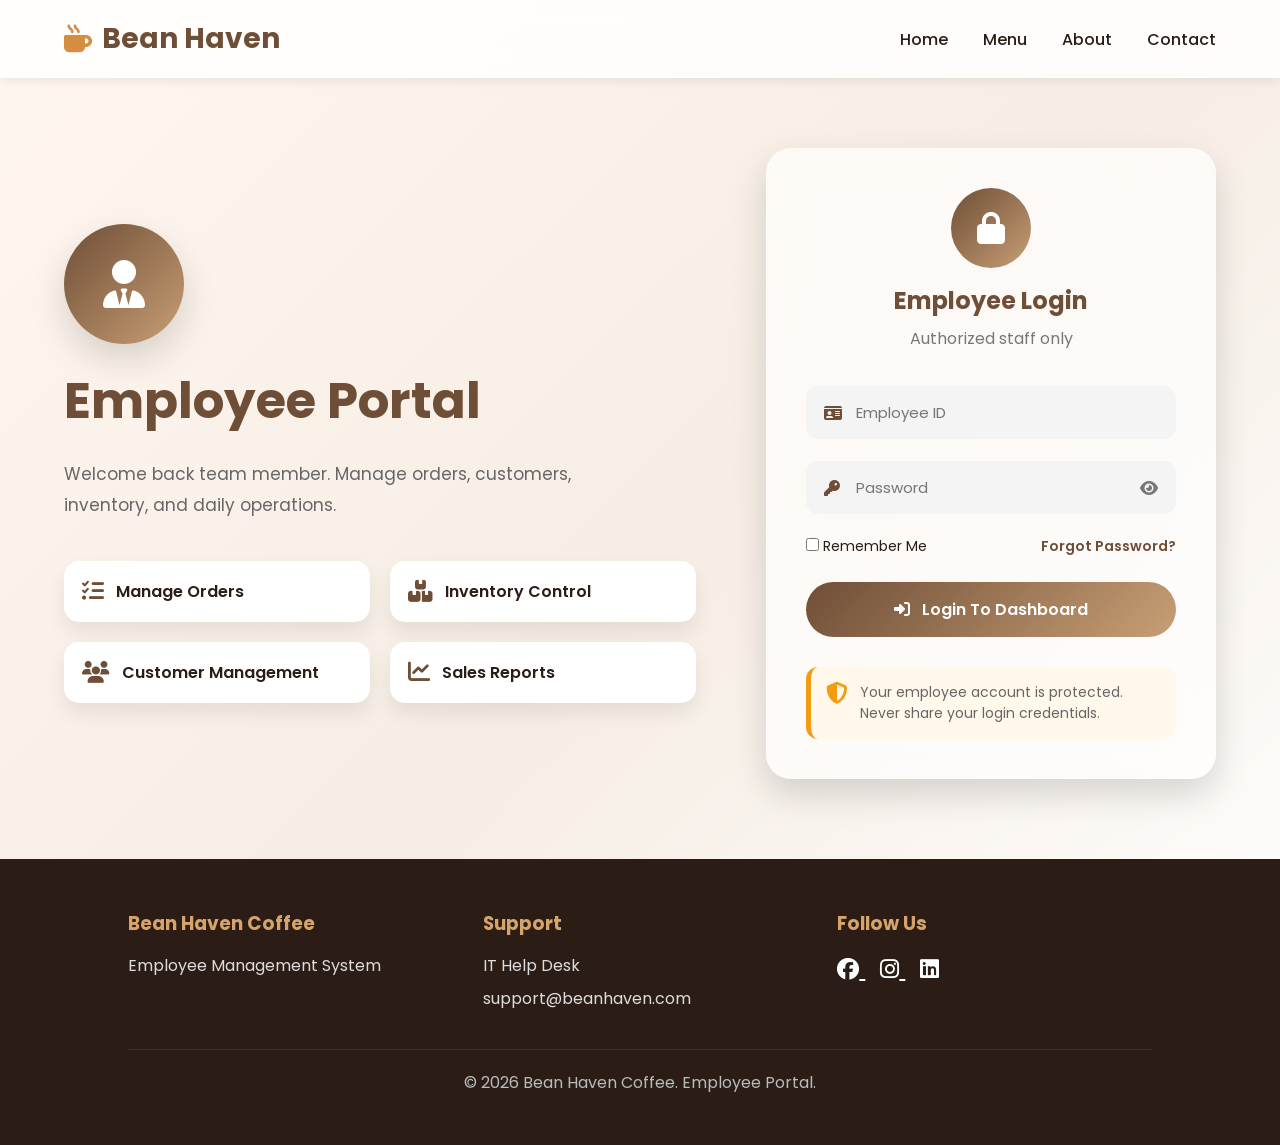
<file: coffee shop/employee-login.html>
<!DOCTYPE html>
<html lang="en">

<head>

<meta charset="UTF-8">
<meta name="viewport" content="width=device-width, initial-scale=1.0">

<title>Employee Login | Bean Haven Coffee</title>


<link href="https://fonts.googleapis.com/css2?family=Poppins:wght@300;400;500;600;700&display=swap" rel="stylesheet">


<link rel="stylesheet"
href="https://cdnjs.cloudflare.com/ajax/libs/font-awesome/6.5.2/css/all.min.css">


<link rel="stylesheet" href="css/employee-login.css">


</head>



<body>




<!-- ================= HEADER ================= -->


<header>


<nav class="navbar">


<div class="logo">


<i class="fas fa-mug-hot"></i>


<span>
Bean Haven
</span>


</div>




<ul class="nav-links">


<li>
<a href="index.html">
Home
</a>
</li>


<li>
<a href="menu.html">
Menu
</a>
</li>


<li>
<a href="about.html">
About
</a>
</li>


<li>
<a href="contact.html">
Contact
</a>
</li>


</ul>



</nav>


</header>







<!-- ================= EMPLOYEE LOGIN ================= -->



<section class="employee-auth">





<div class="employee-left">



<div class="employee-icon">


<i class="fas fa-user-tie"></i>


</div>



<h1>
Employee Portal
</h1>



<p>

Welcome back team member.

Manage orders, customers, inventory, and daily operations.

</p>



<div class="employee-features">


<div>

<i class="fas fa-list-check"></i>

<span>
Manage Orders
</span>

</div>



<div>

<i class="fas fa-boxes-stacked"></i>

<span>
Inventory Control
</span>

</div>



<div>

<i class="fas fa-users"></i>

<span>
Customer Management
</span>

</div>



<div>

<i class="fas fa-chart-line"></i>

<span>
Sales Reports
</span>

</div>


</div>



</div>









<div class="employee-login-box">



<div class="login-header">


<i class="fas fa-lock"></i>


<h2>
Employee Login
</h2>


<p>
Authorized staff only
</p>


</div>





<form id="employeeLoginForm">





<div class="input-group">


<i class="fas fa-id-card"></i>



<input

type="text"

placeholder="Employee ID"

required>


</div>







<div class="input-group">


<i class="fas fa-key"></i>



<input

type="password"

id="employeePassword"

placeholder="Password"

required>





<i class="fas fa-eye"

id="employeeShowPassword">

</i>



</div>







<div class="login-options">


<label>


<input

type="checkbox">


Remember Me


</label>




<a href="#">
Forgot Password?
</a>


</div>








<button class="login-btn">


<i class="fas fa-right-to-bracket"></i>


Login To Dashboard


</button>






</form>







<div class="security-note">


<i class="fas fa-shield-halved"></i>


<p>

Your employee account is protected.
Never share your login credentials.

</p>


</div>






</div>






</section>








<!-- ================= FOOTER ================= -->



<footer>




<div class="footer-container">



<div>


<h3>
Bean Haven Coffee
</h3>


<p>
Employee Management System
</p>


</div>




<div>


<h3>
Support
</h3>


<p>
IT Help Desk
</p>


<p>
support@beanhaven.com
</p>


</div>




<div>


<h3>
Follow Us
</h3>



<a href="#">
<i class="fab fa-facebook"></i>
</a>


<a href="#">
<i class="fab fa-instagram"></i>
</a>


<a href="#">
<i class="fab fa-linkedin"></i>
</a>


</div>




</div>




<p class="copyright">


© 2026 Bean Haven Coffee. Employee Portal.


</p>



</footer>









<script>



// Password Visibility


const password =
document.getElementById("employeePassword");

const eye =
document.getElementById("employeeShowPassword");



eye.onclick=function(){



if(password.type==="password"){


password.type="text";


eye.classList.remove("fa-eye");


eye.classList.add("fa-eye-slash");



}

else{


password.type="password";


eye.classList.remove("fa-eye-slash");


eye.classList.add("fa-eye");



}



};







// Demo Employee Login


document
.getElementById("employeeLoginForm")
.addEventListener("submit",function(e){


e.preventDefault();



alert("Employee login successful!");



window.location.href="employee-dashboard.html";



});



</script>





</body>

</html>
</file>
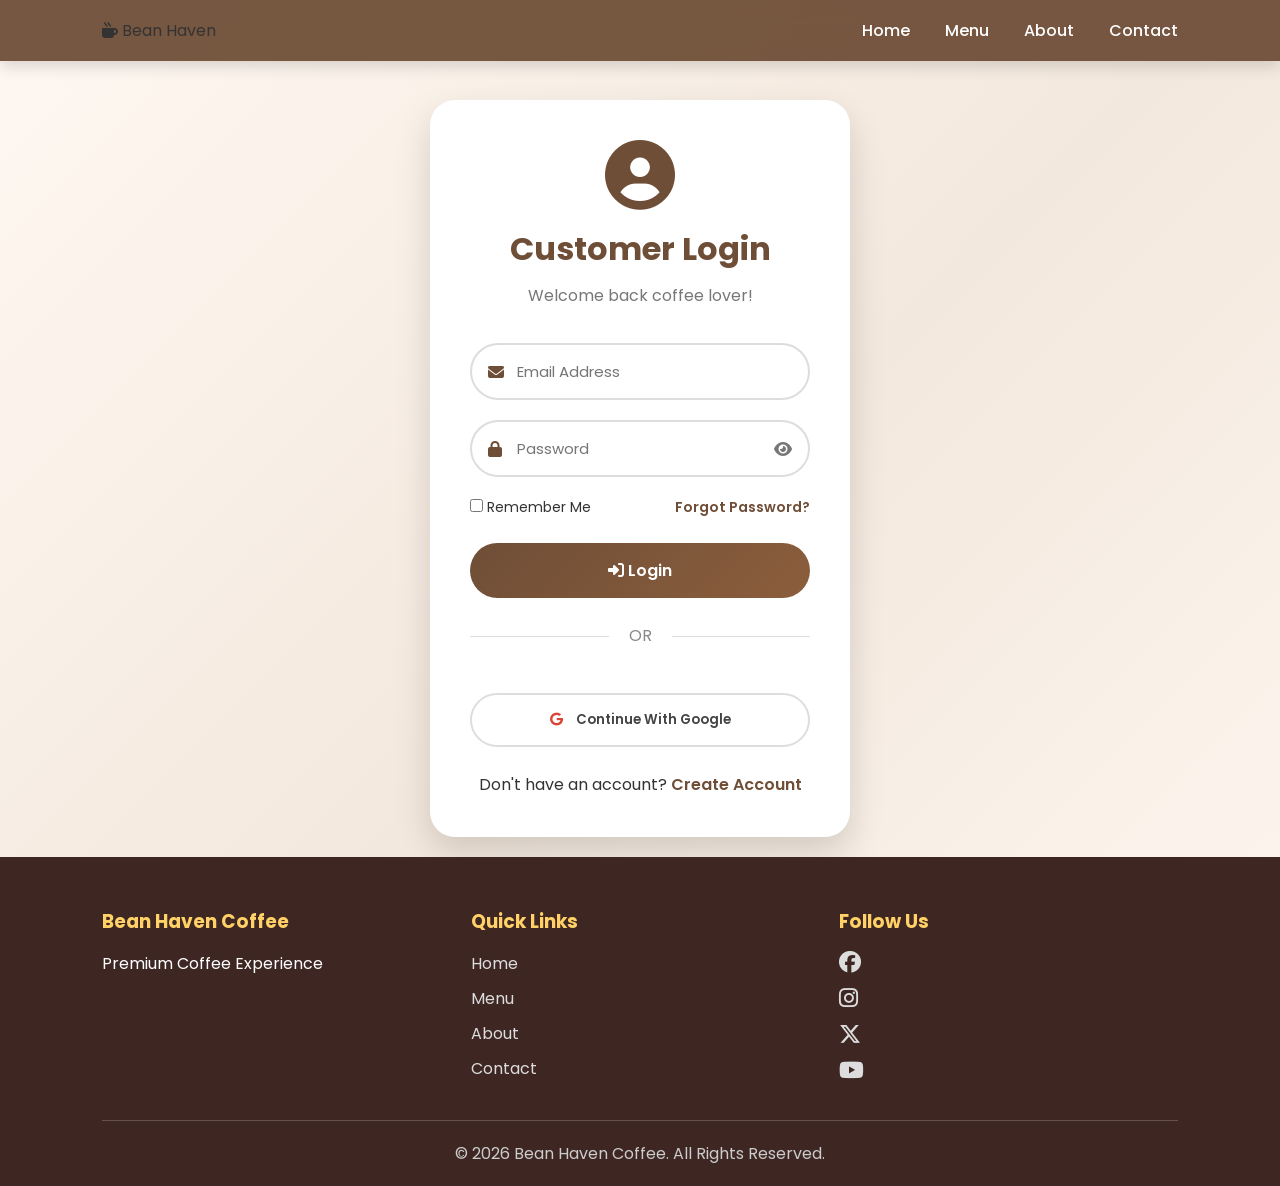
<file: coffee shop/login.html>
<!DOCTYPE html>
<html lang="en">

<head>

<meta charset="UTF-8">
<meta name="viewport" content="width=device-width, initial-scale=1.0">

<title>Customer Login | Bean Haven Coffee</title>

<link href="https://fonts.googleapis.com/css2?family=Poppins:wght@300;400;500;600;700&display=swap" rel="stylesheet">

<link rel="stylesheet"
href="https://cdnjs.cloudflare.com/ajax/libs/font-awesome/6.5.2/css/all.min.css">

<link rel="stylesheet" href="css/login.css">

</head>


<body>


<!-- ================= HEADER ================= -->

<header>

<nav class="navbar">

<div class="logo">

<i class="fas fa-mug-hot"></i>

<span>
Bean Haven
</span>

</div>


<ul class="nav-links">

<li>
<a href="index.html">Home</a>
</li>

<li>
<a href="menu.html">Menu</a>
</li>

<li>
<a href="about.html">About</a>
</li>

<li>
<a href="contact.html">Contact</a>
</li>

</ul>


</nav>

</header>



<!-- ================= LOGIN SECTION ================= -->


<div class="login-box">


<div class="login-header">


<i class="fas fa-user-circle"></i>


<h1>
Customer Login
</h1>


<p>
Welcome back coffee lover!
</p>


</div>



<form id="loginForm">


<div class="input-group">


<i class="fas fa-envelope"></i>


<input 
type="email"
placeholder="Email Address"
required>


</div>



<div class="input-group">


<i class="fas fa-lock"></i>


<input
type="password"
id="password"
placeholder="Password"
required>


<i class="fas fa-eye"
id="showPassword">
</i>


</div>



<div class="login-options">


<label>

<input type="checkbox">

Remember Me

</label>


<a href="forgot-password.html">

Forgot Password?

</a>


</div>



<button class="login-btn">

<i class="fas fa-right-to-bracket"></i>

Login

</button>



<div class="divider">

<span>
OR
</span>

</div>



<button type="button"
class="google-btn">

<i class="fab fa-google"></i>

Continue With Google

</button>



<p class="signup-text">

Don't have an account?

<a href="signup.html">

Create Account

</a>


</p>



</form>


</div>


</section>





<!-- ================= FOOTER ================= -->


<footer>


<div class="footer-container">


<div>

<h3>
Bean Haven Coffee
</h3>

<p>
Premium Coffee Experience
</p>

</div>



<div>

<h3>
Quick Links
</h3>

<a href="index.html">
Home
</a>

<a href="menu.html">
Menu
</a>

<a href="about.html">
About
</a>

<a href="contact.html">
Contact
</a>


</div>



<div>


<h3>
Follow Us
</h3>


<a href="#">
<i class="fab fa-facebook"></i>
</a>


<a href="#">
<i class="fab fa-instagram"></i>
</a>


<a href="#">
<i class="fab fa-x-twitter"></i>
</a>


<a href="#">
<i class="fab fa-youtube"></i>
</a>


</div>


</div>



<p class="copyright">

© 2026 Bean Haven Coffee. All Rights Reserved.

</p>


</footer>





<script>


// Password Show / Hide

const password =
document.getElementById("password");


const showPassword =
document.getElementById("showPassword");


showPassword.onclick = function(){


if(password.type === "password"){

password.type = "text";

showPassword.classList.remove("fa-eye");

showPassword.classList.add("fa-eye-slash");


}

else{


password.type = "password";

showPassword.classList.remove("fa-eye-slash");

showPassword.classList.add("fa-eye");


}


};





// Demo Login Handler

document
.getElementById("loginForm")
.addEventListener("submit",function(e){


e.preventDefault();


alert("Login successful! Welcome to Bean Haven Coffee.");


window.location.href="customer-dashboard.html";


});


</script>


</body>

</html>
</file>
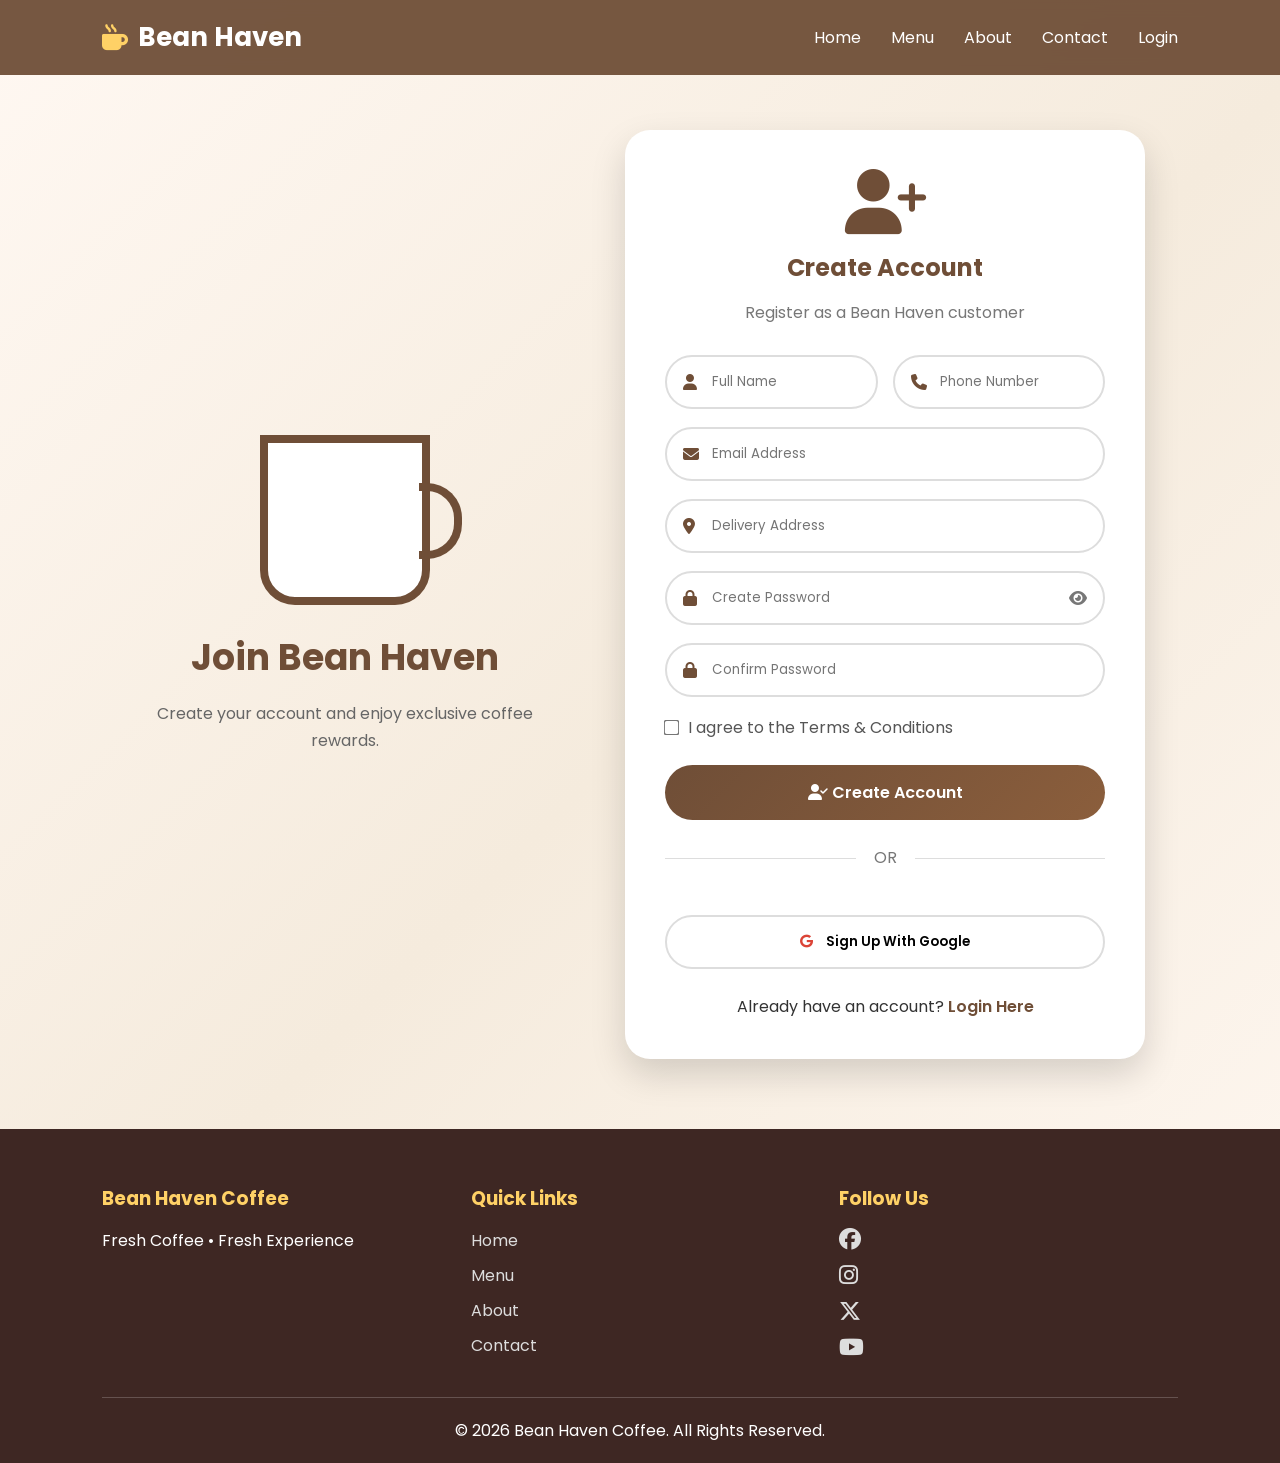
<file: coffee shop/signup.html>
<!DOCTYPE html>
<html lang="en">

<head>

<meta charset="UTF-8">
<meta name="viewport" content="width=device-width, initial-scale=1.0">

<title>Create Account | Bean Haven Coffee</title>


<link href="https://fonts.googleapis.com/css2?family=Poppins:wght@300;400;500;600;700&display=swap" rel="stylesheet">


<link rel="stylesheet"
href="https://cdnjs.cloudflare.com/ajax/libs/font-awesome/6.5.2/css/all.min.css">


<link rel="stylesheet" href="css/signup.css">


</head>


<body>



<!-- ================= HEADER ================= -->


<header>


<nav class="navbar">


<div class="logo">

<i class="fas fa-mug-hot"></i>

<span>
Bean Haven
</span>

</div>



<ul class="nav-links">


<li>
<a href="index.html">Home</a>
</li>


<li>
<a href="menu.html">Menu</a>
</li>


<li>
<a href="about.html">About</a>
</li>


<li>
<a href="contact.html">Contact</a>
</li>


<li>
<a href="login.html">Login</a>
</li>


</ul>


</nav>


</header>





<!-- ================= SIGNUP SECTION ================= -->


<section class="auth-section">



<div class="signup-decoration">


<div class="coffee-cup">


<div class="steam steam1"></div>

<div class="steam steam2"></div>

<div class="steam steam3"></div>


</div>


<h2>
Join Bean Haven
</h2>


<p>
Create your account and enjoy exclusive coffee rewards.
</p>


</div>






<div class="signup-box">



<div class="signup-header">


<i class="fas fa-user-plus"></i>


<h1>
Create Account
</h1>


<p>
Register as a Bean Haven customer
</p>


</div>





<form id="signupForm">



<div class="input-row">



<div class="input-group">


<i class="fas fa-user"></i>


<input

type="text"

placeholder="Full Name"

required>


</div>




<div class="input-group">


<i class="fas fa-phone"></i>


<input

type="tel"

placeholder="Phone Number"

required>


</div>



</div>







<div class="input-group">


<i class="fas fa-envelope"></i>


<input

type="email"

placeholder="Email Address"

required>


</div>







<div class="input-group">


<i class="fas fa-location-dot"></i>


<input

type="text"

placeholder="Delivery Address"

required>


</div>







<div class="input-group">


<i class="fas fa-lock"></i>


<input

type="password"

id="password"

placeholder="Create Password"

required>


<i class="fas fa-eye toggle-password"
id="showPassword">

</i>


</div>







<div class="input-group">


<i class="fas fa-lock"></i>


<input

type="password"

id="confirmPassword"

placeholder="Confirm Password"

required>


</div>







<div class="terms">


<label>


<input

type="checkbox"

required>


I agree to the Terms & Conditions


</label>


</div>







<button class="login-btn">


<i class="fas fa-user-check"></i>


Create Account


</button>







<div class="divider">

<span>
OR
</span>

</div>






<button type="button"
class="google-btn">


<i class="fab fa-google"></i>


Sign Up With Google


</button>








<p class="signup-text">


Already have an account?


<a href="login.html">

Login Here

</a>


</p>





</form>


</div>



</section>







<!-- ================= FOOTER ================= -->



<footer>



<div class="footer-container">



<div>

<h3>
Bean Haven Coffee
</h3>

<p>
Fresh Coffee • Fresh Experience
</p>


</div>




<div>

<h3>
Quick Links
</h3>


<a href="index.html">
Home
</a>


<a href="menu.html">
Menu
</a>


<a href="about.html">
About
</a>


<a href="contact.html">
Contact
</a>


</div>




<div>


<h3>
Follow Us
</h3>


<a href="#">
<i class="fab fa-facebook"></i>
</a>


<a href="#">
<i class="fab fa-instagram"></i>
</a>


<a href="#">
<i class="fab fa-x-twitter"></i>
</a>


<a href="#">
<i class="fab fa-youtube"></i>
</a>


</div>




</div>



<p class="copyright">

© 2026 Bean Haven Coffee. All Rights Reserved.

</p>



</footer>







<script>


// Show Password


const password =
document.getElementById("password");


const showPassword =
document.getElementById("showPassword");



showPassword.onclick=function(){


if(password.type==="password"){


password.type="text";


showPassword.classList.remove("fa-eye");


showPassword.classList.add("fa-eye-slash");


}

else{


password.type="password";


showPassword.classList.remove("fa-eye-slash");


showPassword.classList.add("fa-eye");


}


};







// Signup Validation


document
.getElementById("signupForm")
.addEventListener("submit",function(e){


e.preventDefault();



let pass =
document.getElementById("password").value;


let confirm =
document.getElementById("confirmPassword").value;





if(pass !== confirm){


alert("Passwords do not match!");

return;


}





alert("Account created successfully! Welcome to Bean Haven Coffee.");



window.location.href="customer-dashboard.html";



});



</script>




</body>

</html>
</file>
<file: coffee shop/css/employee-login.css>
/* ==========================
   GOOGLE FONT
========================== */
@import url('https://fonts.googleapis.com/css2?family=Poppins:wght@300;400;500;600;700;800&display=swap');

/* ==========================
   ROOT VARIABLES
========================== */

:root{

    --primary:#6F4E37;
    --secondary:#C89F75;
    --accent:#A0522D;
    --light:#FFF8F2;
    --white:#ffffff;
    --dark:#2B1D16;
    --gray:#666;
    --shadow:0 15px 35px rgba(0,0,0,.15);
    --radius:18px;

}

/* ==========================
   RESET
========================== */

*{
    margin:0;
    padding:0;
    box-sizing:border-box;
    font-family:'Poppins',sans-serif;
}

html{
    scroll-behavior:smooth;
}

body{

    background:linear-gradient(135deg,#fff7f0,#f6ede4,#fff);
    color:var(--dark);
    overflow-x:hidden;

}

/* ==========================
   HEADER
========================== */

header{

    width:100%;
    position:sticky;
    top:0;
    z-index:1000;
    background:rgba(255,255,255,.85);
    backdrop-filter:blur(15px);
    box-shadow:0 3px 10px rgba(0,0,0,.08);

}

.navbar{

    width:90%;
    margin:auto;

    display:flex;
    justify-content:space-between;
    align-items:center;

    padding:18px 0;

}

.logo{

    display:flex;
    align-items:center;
    gap:10px;

    font-size:28px;
    font-weight:700;
    color:var(--primary);

}

.logo i{

    color:#d48d41;

}

.nav-links{

    list-style:none;
    display:flex;
    gap:35px;

}

.nav-links a{

    text-decoration:none;
    color:var(--dark);
    font-weight:500;
    transition:.3s;

}

.nav-links a:hover{

    color:var(--primary);

}

/* ==========================
   MAIN SECTION
========================== */

.employee-auth{

    width:90%;
    margin:70px auto;

    display:grid;
    grid-template-columns:1fr 450px;
    gap:70px;
    align-items:center;

}

/* ==========================
   LEFT SIDE
========================== */

.employee-left h1{

    font-size:50px;
    margin:20px 0;
    color:var(--primary);

}

.employee-left p{

    color:var(--gray);
    line-height:1.8;
    font-size:17px;
    max-width:550px;

}

.employee-icon{

    width:120px;
    height:120px;

    background:linear-gradient(135deg,var(--primary),var(--secondary));

    border-radius:50%;

    display:flex;
    justify-content:center;
    align-items:center;

    color:white;
    font-size:48px;

    box-shadow:var(--shadow);

}

.employee-features{

    margin-top:40px;

    display:grid;
    grid-template-columns:repeat(2,1fr);

    gap:20px;

}

.employee-features div{

    background:white;

    padding:18px;

    border-radius:15px;

    display:flex;
    align-items:center;
    gap:12px;

    box-shadow:0 10px 20px rgba(0,0,0,.08);

    transition:.4s;

}

.employee-features div:hover{

    transform:translateY(-6px);

}

.employee-features i{

    color:var(--primary);
    font-size:22px;

}

.employee-features span{

    font-weight:600;

}

/* ==========================
   LOGIN CARD
========================== */

.employee-login-box{

    background:rgba(255,255,255,.65);

    backdrop-filter:blur(18px);

    border-radius:25px;

    padding:40px;

    box-shadow:var(--shadow);

}

.login-header{

    text-align:center;
    margin-bottom:35px;

}

.login-header i{

    width:80px;
    height:80px;

    background:linear-gradient(135deg,var(--primary),var(--secondary));

    border-radius:50%;

    display:flex;
    justify-content:center;
    align-items:center;

    color:white;
    font-size:32px;

    margin:auto;
    margin-bottom:15px;

}

.login-header h2{

    color:var(--primary);
    margin-bottom:8px;

}

.login-header p{

    color:#777;

}

/* ==========================
   INPUTS
========================== */

.input-group{

    position:relative;
    margin-bottom:22px;

}

.input-group input{

    width:100%;
    padding:15px 50px;

    border:none;

    border-radius:12px;

    background:#f4f4f4;

    font-size:15px;

    outline:none;

    transition:.3s;

}

.input-group input:focus{

    background:white;

    box-shadow:0 0 0 3px rgba(111,78,55,.2);

}

.input-group i:first-child{

    position:absolute;

    left:18px;
    top:50%;

    transform:translateY(-50%);

    color:var(--primary);

}

#employeeShowPassword{

    position:absolute;

    right:18px;

    top:50%;

    transform:translateY(-50%);

    cursor:pointer;

    color:#777;

}

/* ==========================
   OPTIONS
========================== */

.login-options{

    display:flex;
    justify-content:space-between;
    align-items:center;

    margin-bottom:25px;

    font-size:14px;

}

.login-options a{

    text-decoration:none;
    color:var(--primary);
    font-weight:600;

}

/* ==========================
   BUTTON
========================== */

.login-btn{

    width:100%;
    padding:15px;

    border:none;

    border-radius:50px;

    background:linear-gradient(135deg,var(--primary),var(--secondary));

    color:white;

    font-size:16px;

    cursor:pointer;

    transition:.4s;

    font-weight:600;

}

.login-btn:hover{

    transform:translateY(-3px);

    box-shadow:0 15px 30px rgba(111,78,55,.3);

}

.login-btn i{

    margin-right:8px;

}

/* ==========================
   SECURITY
========================== */

.security-note{

    margin-top:30px;

    display:flex;
    gap:12px;

    background:#fff8eb;

    padding:15px;

    border-left:5px solid #f39c12;

    border-radius:12px;

}

.security-note i{

    color:#f39c12;
    font-size:22px;

}

.security-note p{

    font-size:14px;
    color:#666;

}

/* ==========================
   FOOTER
========================== */

footer{

    background:#2b1d16;

    color:white;

    margin-top:80px;

    padding:50px 10%;

}

.footer-container{

    display:grid;
    grid-template-columns:repeat(auto-fit,minmax(220px,1fr));

    gap:40px;

    margin-bottom:30px;

}

.footer-container h3{

    margin-bottom:15px;

    color:#d6a46a;

}

.footer-container p{

    color:#ddd;
    margin-bottom:8px;

}

.footer-container a{

    color:white;

    margin-right:15px;

    font-size:22px;

    transition:.3s;

}

.footer-container a:hover{

    color:#d6a46a;

}

.copyright{

    text-align:center;

    border-top:1px solid rgba(255,255,255,.1);

    padding-top:20px;

    color:#bbb;

}

/* ==========================
   RESPONSIVE
========================== */

@media(max-width:991px){

.employee-auth{

grid-template-columns:1fr;

gap:40px;

}

.employee-left{

text-align:center;

}

.employee-icon{

margin:auto;

}

.employee-features{

grid-template-columns:1fr;

}

}

@media(max-width:768px){

.navbar{

flex-direction:column;

gap:15px;

}

.nav-links{

flex-wrap:wrap;

justify-content:center;

gap:18px;

}

.employee-left h1{

font-size:36px;

}

.employee-login-box{

padding:30px;

}

}

@media(max-width:500px){

.employee-auth{

width:95%;

}

.employee-left h1{

font-size:30px;

}

.login-options{

flex-direction:column;

gap:10px;

align-items:flex-start;

}

.employee-login-box{

padding:22px;

}

}
</file>
<file: coffee shop/css/login.css>
/* ==========================================
   CUSTOMER LOGIN PAGE CSS
   Bean Haven Coffee
========================================== */

@import url('https://fonts.googleapis.com/css2?family=Poppins:wght@300;400;500;600;700;800&display=swap');

:root{
    --primary:#6F4E37;
    --secondary:#8B5E3C;
    --accent:#D4A373;
    --light:#FFF8F2;
    --white:#ffffff;
    --dark:#2C1810;
    --gray:#777;
    --shadow:0 15px 35px rgba(0,0,0,.15);
    --radius:18px;
    --transition:.35s ease;
}

*{
    margin:0;
    padding:0;
    box-sizing:border-box;
    font-family:'Poppins',sans-serif;
}

html{
    scroll-behavior:smooth;
}

body{
    background:linear-gradient(135deg,#FFF8F2,#F3E8DD,#FFF8F2);
    color:#333;
    overflow-x:hidden;
}

a{
    text-decoration:none;
}

ul{
    list-style:none;
}

button{
    cursor:pointer;
    border:none;
}

/* ===========================
   NAVBAR
=========================== */

.navbar{
    width:100%;
    display:flex;
    justify-content:space-between;
    align-items:center;
    padding:18px 8%;
    background:rgba(111,78,55,.95);
    backdrop-filter:blur(12px);
    position:fixed;
    top:0;
    z-index:1000;
    box-shadow:0 5px 15px rgba(0,0,0,.15);
}


.nav-links{
    display:flex;
    gap:35px;
}

.nav-links a{
    color:#fff;
    font-weight:500;
    transition:.3s;
}

.nav-links a:hover{
    color:#FFD166;
}


/* ===========================
   LOGIN BOX
=========================== */

.login-box{

    margin:100px auto 20px;

    width:420px;

    background:#fff;

    padding:40px;

    text-align:center;

    border-radius:25px;

    box-shadow:var(--shadow);

    animation:fadeIn .8s ease;
}

@keyframes fadeIn{

from{

opacity:0;

transform:translateY(40px);

}

to{

opacity:1;

transform:translateY(0);

}

}

.login-header{

    text-align:center;

    margin-bottom:35px;
}

.login-header i{

    font-size:70px;

    color:var(--primary);

    margin-bottom:15px;
}

.login-header h1{

    color:var(--primary);

    margin-bottom:10px;
}

.login-header p{

    color:#777;
}

/* ===========================
   INPUTS
=========================== */

.input-group{

    position:relative;

    margin-bottom:20px;
}

.input-group input{

    width:100%;

    padding:15px 45px;

    border:2px solid #ddd;

    border-radius:50px;

    font-size:15px;

    transition:.3s;
}

.input-group input:focus{

    outline:none;

    border-color:var(--primary);

    box-shadow:0 0 10px rgba(111,78,55,.2);
}

.input-group i:first-child{

    position:absolute;

    left:18px;

    top:50%;

    transform:translateY(-50%);

    color:var(--primary);
}

#showPassword{

    position:absolute;

    right:18px;

    top:50%;

    transform:translateY(-50%);

    cursor:pointer;

    color:#777;
}

/* ===========================
   OPTIONS
=========================== */

.login-options{

    display:flex;

    justify-content:space-between;

    align-items:center;

    margin-bottom:25px;

    font-size:14px;
}

.login-options a{

    color:var(--primary);

    font-weight:600;
}

.login-options a:hover{

    text-decoration:underline;
}

/* ===========================
   BUTTONS
=========================== */

.login-btn{

    width:100%;

    background:linear-gradient(135deg,var(--primary),var(--secondary));

    color:#fff;

    padding:15px;

    border-radius:50px;

    font-size:16px;

    font-weight:600;

    transition:.3s;
}

.login-btn:hover{

    transform:translateY(-3px);

    box-shadow:0 10px 20px rgba(0,0,0,.2);
}

.google-btn{

    width:100%;

    margin-top:20px;

    background:#fff;

    border:2px solid #ddd;

    color:#444;

    padding:15px;

    border-radius:50px;

    font-weight:600;

    transition:.3s;
}

.google-btn:hover{

    background:#f5f5f5;
}

.google-btn i{

    color:#DB4437;

    margin-right:10px;
}

/* ===========================
   DIVIDER
=========================== */

.divider{

    text-align:center;

    margin:25px 0;

    position:relative;
}

.divider::before{

    content:"";

    position:absolute;

    left:0;

    top:50%;

    width:100%;

    height:1px;

    background:#ddd;
}

.divider span{

    background:#fff;

    padding:0 20px;

    position:relative;

    color:#888;
}

/* ===========================
   SIGNUP TEXT
=========================== */

.signup-text{

    margin-top:25px;

    text-align:center;
}

.signup-text a{

    color:var(--primary);

    font-weight:600;
}

/* ===========================
   FOOTER
=========================== */

footer{

    background:#3E2723;

    color:#fff;

    padding:50px 8% 20px;
}

.footer-container{

    display:grid;

    grid-template-columns:repeat(auto-fit,minmax(250px,1fr));

    gap:30px;

    margin-bottom:25px;
}

.footer-container h3{

    margin-bottom:15px;

    color:#FFD166;
}

.footer-container a{

    display:block;

    color:#ddd;

    margin-bottom:10px;

    transition:.3s;
}

.footer-container a:hover{

    color:#FFD166;
}

.footer-container i{

    font-size:22px;

    margin-right:15px;
}

.copyright{

    text-align:center;

    border-top:1px solid rgba(255,255,255,.2);

    padding-top:20px;

    color:#ccc;
}

/* ===========================
   RESPONSIVE
=========================== */

@media(max-width:992px){

.auth-section{

flex-direction:column;

text-align:center;

gap:40px;

}

.login-box{

width:100%;

max-width:450px;

}

}

@media(max-width:768px){

.navbar{

flex-direction:column;

gap:15px;

}

.nav-links{

gap:20px;

flex-wrap:wrap;

justify-content:center;

}

.login-box{

padding:30px 25px;

}

}

@media(max-width:480px){

.auth-section{

padding:140px 20px 50px;

}

.login-box{

padding:25px 20px;

}

.logo{

font-size:22px;

}

.nav-links{

flex-direction:column;

gap:10px;

}

.cup{

width:130px;

height:130px;

}

}
</file>
<file: coffee shop/css/signup.css>
/* ==========================================
   BEAN HAVEN - SIGNUP PAGE CSS
========================================== */

@import url('https://fonts.googleapis.com/css2?family=Poppins:wght@300;400;500;600;700;800&display=swap');

:root{
    --primary:#6F4E37;
    --secondary:#8B5E3C;
    --accent:#D4A373;
    --light:#FFF8F2;
    --white:#fff;
    --dark:#2C1810;
    --gray:#777;
    --shadow:0 15px 35px rgba(0,0,0,.15);
}

*{
    margin:0;
    padding:0;
    box-sizing:border-box;
    font-family:'Poppins',sans-serif;
}

body{
    background:linear-gradient(135deg,#FFF8F2,#F5EBDD,#FFF8F2);
    color:#333;
}

a{
    text-decoration:none;
}

ul{
    list-style:none;
}

button{
    cursor:pointer;
    border:none;
}

/*==============================
 NAVBAR
===============================*/

.navbar{
    position:fixed;
    top:0;
    width:100%;
    padding:18px 8%;
    display:flex;
    justify-content:space-between;
    align-items:center;
    background:rgba(111,78,55,.95);
    backdrop-filter:blur(10px);
    z-index:1000;
}

.logo{
    display:flex;
    align-items:center;
    gap:10px;
    color:#fff;
    font-size:26px;
    font-weight:700;
}

.logo i{
    color:#FFD166;
}

.nav-links{
    display:flex;
    gap:30px;
}

.nav-links a{
    color:#fff;
    transition:.3s;
}

.nav-links a:hover{
    color:#FFD166;
}

/*==============================
 AUTH SECTION
===============================*/

.auth-section{
    min-height:100vh;
    display:flex;
    justify-content:center;
    align-items:center;
    gap:70px;
    padding:130px 8% 70px;
}

/*==============================
 LEFT SIDE
===============================*/

.signup-decoration{
    max-width:420px;
    text-align:center;
}

.signup-decoration h2{
    color:var(--primary);
    font-size:36px;
    margin:25px 0 15px;
}

.signup-decoration p{
    color:#666;
    line-height:1.7;
}

/*==============================
 COFFEE CUP
===============================*/

.coffee-cup{
    width:170px;
    height:170px;
    margin:auto;
    border:8px solid var(--primary);
    border-radius:0 0 35px 35px;
    background:#fff;
    position:relative;
}

.coffee-cup::after{
    content:"";
    position:absolute;
    right:-40px;
    top:40px;
    width:35px;
    height:60px;
    border:8px solid var(--primary);
    border-left:none;
    border-radius:0 35px 35px 0;
}

.steam{
    width:8px;
    height:70px;
    position:absolute;
    background:rgba(255,255,255,.7);
    border-radius:50%;
    animation:steam 3s infinite;
}

.steam1{
    left:35px;
}

.steam2{
    left:75px;
    animation-delay:.5s;
}

.steam3{
    left:110px;
    animation-delay:1s;
}

@keyframes steam{

0%{
opacity:0;
transform:translateY(20px);
}

50%{
opacity:1;
}

100%{
opacity:0;
transform:translateY(-70px);
}

}

/*==============================
 SIGNUP BOX
===============================*/

.signup-box{
    width:520px;
    background:#fff;
    padding:40px;
    border-radius:25px;
    box-shadow:var(--shadow);
}

.signup-header{
    text-align:center;
    margin-bottom:30px;
}

.signup-header i{
    font-size:65px;
    color:var(--primary);
}

.signup-header h1{
    margin:15px 0;
    color:var(--primary);
}

.signup-header p{
    color:#777;
}

/*==============================
 INPUTS
===============================*/

.input-row{
    display:grid;
    grid-template-columns:1fr 1fr;
    gap:15px;
}

.input-group{
    position:relative;
    margin-bottom:18px;
}

.input-group input{
    width:100%;
    padding:15px 45px;
    border-radius:50px;
    border:2px solid #ddd;
    transition:.3s;
}

.input-group input:focus{
    outline:none;
    border-color:var(--primary);
}

.input-group i:first-child{
    position:absolute;
    left:18px;
    top:50%;
    transform:translateY(-50%);
    color:var(--primary);
}

.toggle-password{
    position:absolute;
    right:18px;
    top:50%;
    transform:translateY(-50%);
    cursor:pointer;
    color:#777;
}

/*==============================
 TERMS
===============================*/

.terms{
    margin:15px 0 25px;
}

.terms label{
    display:flex;
    align-items:center;
    gap:10px;
    color:#555;
}

.terms input{
    transform:scale(1.2);
}

/*==============================
 BUTTONS
===============================*/

.login-btn{
    width:100%;
    padding:15px;
    border-radius:50px;
    background:linear-gradient(135deg,var(--primary),var(--secondary));
    color:#fff;
    font-size:16px;
    font-weight:600;
    transition:.3s;
}

.login-btn:hover{
    transform:translateY(-3px);
}

.google-btn{
    width:100%;
    padding:15px;
    margin-top:20px;
    border:2px solid #ddd;
    background:#fff;
    border-radius:50px;
    font-weight:600;
}

.google-btn:hover{
    background:#f5f5f5;
}

.google-btn i{
    color:#DB4437;
    margin-right:10px;
}

/*==============================
 DIVIDER
===============================*/

.divider{
    margin:25px 0;
    position:relative;
    text-align:center;
}

.divider::before{
    content:"";
    position:absolute;
    top:50%;
    left:0;
    width:100%;
    height:1px;
    background:#ddd;
}

.divider span{
    position:relative;
    background:#fff;
    padding:0 18px;
    color:#777;
}

/*==============================
 LOGIN LINK
===============================*/

.signup-text{
    text-align:center;
    margin-top:25px;
}

.signup-text a{
    color:var(--primary);
    font-weight:600;
}

/*==============================
 FOOTER
===============================*/

footer{
    background:#3E2723;
    color:#fff;
    padding:55px 8% 20px;
}

.footer-container{
    display:grid;
    grid-template-columns:repeat(auto-fit,minmax(220px,1fr));
    gap:30px;
    margin-bottom:25px;
}

.footer-container h3{
    color:#FFD166;
    margin-bottom:15px;
}

.footer-container a{
    display:block;
    color:#ddd;
    margin-bottom:10px;
}

.footer-container a:hover{
    color:#FFD166;
}

.footer-container i{
    font-size:22px;
    margin-right:15px;
}

.copyright{
    text-align:center;
    border-top:1px solid rgba(255,255,255,.2);
    padding-top:20px;
}

/*==============================
 RESPONSIVE
===============================*/

@media(max-width:992px){

.auth-section{
    flex-direction:column;
}

.signup-box{
    width:100%;
    max-width:550px;
}

}

@media(max-width:768px){

.navbar{
    flex-direction:column;
    gap:15px;
}

.nav-links{
    flex-wrap:wrap;
    justify-content:center;
}

.input-row{
    grid-template-columns:1fr;
}

.signup-box{
    padding:30px 25px;
}

}

@media(max-width:480px){

.auth-section{
    padding:140px 20px 60px;
}

.signup-box{
    padding:25px 20px;
}

.logo{
    font-size:22px;
}

.nav-links{
    flex-direction:column;
    gap:10px;
}

.signup-decoration h2{
    font-size:28px;
}

.coffee-cup{
    width:130px;
    height:130px;
}

}
</file>
